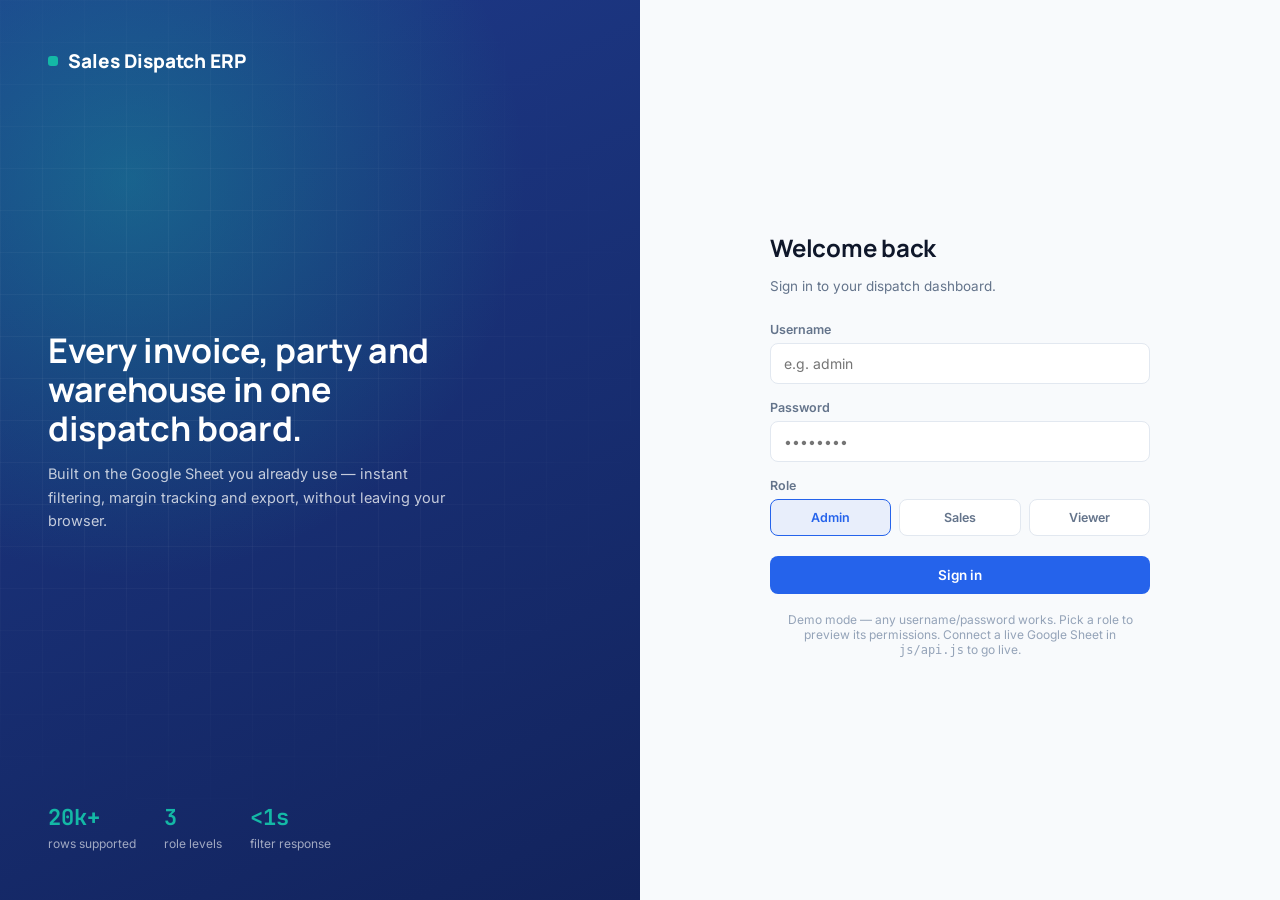
<file: Sales-ERP/index.html>
<!DOCTYPE html>
<html lang="en">
<head>
<meta charset="UTF-8" />
<meta name="viewport" content="width=device-width, initial-scale=1.0" />
<title>Login · Sales Dispatch Management ERP</title>
<link rel="stylesheet" href="css/style.css" />
</head>
<body>

<div class="login-shell">
  <div class="login-visual">
    <div class="brand"><span class="dot"></span> Sales Dispatch ERP</div>
    <div class="pitch">
      <h1>Every invoice, party and warehouse in one dispatch board.</h1>
      <p>Built on the Google Sheet you already use — instant filtering, margin tracking and export, without leaving your browser.</p>
    </div>
    <div class="stat-row">
      <div><b>20k+</b><span>rows supported</span></div>
      <div><b>3</b><span>role levels</span></div>
      <div><b>&lt;1s</b><span>filter response</span></div>
    </div>
  </div>

  <div class="login-form-wrap">
    <div class="login-card">
      <h2>Welcome back</h2>
      <p class="sub">Sign in to your dispatch dashboard.</p>

      <form id="loginForm">
        <div class="field">
          <label for="username">Username</label>
          <input id="username" type="text" placeholder="e.g. admin" autocomplete="username" required />
        </div>
        <div class="field">
          <label for="password">Password</label>
          <input id="password" type="password" placeholder="••••••••" autocomplete="current-password" required />
        </div>

        <label style="display:block;font-size:12.5px;font-weight:600;color:var(--text-mute);margin-bottom:6px;">Role</label>
        <div class="role-select" id="roleSelect">
          <div class="role-opt active" data-role="Admin">Admin</div>
          <div class="role-opt" data-role="Sales">Sales</div>
          <div class="role-opt" data-role="Viewer">Viewer</div>
        </div>

        <button type="submit" class="btn btn-primary">Sign in</button>
      </form>

      <p class="login-demo-note">Demo mode — any username/password works. Pick a role to preview its permissions. Connect a live Google Sheet in <code>js/api.js</code> to go live.</p>
    </div>
  </div>
</div>

<script type="module">
  import { login } from './js/auth.js';
  import { toast } from './js/utils.js';

  let selectedRole = 'Admin';
  document.querySelectorAll('.role-opt').forEach((opt) => {
    opt.addEventListener('click', () => {
      document.querySelectorAll('.role-opt').forEach((o) => o.classList.remove('active'));
      opt.classList.add('active');
      selectedRole = opt.dataset.role;
    });
  });

  document.getElementById('loginForm').addEventListener('submit', (e) => {
    e.preventDefault();
    const username = document.getElementById('username').value.trim();
    if (!username) return;
    login(username, selectedRole);
    toast(`Welcome, ${username} (${selectedRole})`, 'success');
    setTimeout(() => { window.location.href = 'dashboard.html'; }, 300);
  });
</script>
</body>
</html>
</file>
<file: Sales-ERP/css/style.css>
/* ============================================================
   Sales Dispatch Management ERP — Design System
   Primary #1E3A8A · Secondary #2563EB · Accent #14B8A6
   ============================================================ */

@import url('https://fonts.googleapis.com/css2?family=Manrope:wght@500;600;700;800&family=Inter:wght@400;500;600;700&family=JetBrains+Mono:wght@500&display=swap');

:root {
  --primary: #1E3A8A;
  --primary-light: #2c4fa8;
  --secondary: #2563EB;
  --accent: #14B8A6;
  --accent-dark: #0d9488;

  --bg: #F8FAFC;
  --bg-alt: #EEF2F7;
  --card: #FFFFFF;
  --border: #E2E8F0;
  --text: #0F172A;
  --text-mute: #64748B;
  --text-faint: #94A3B8;

  --success: #16A34A;
  --warning: #D97706;
  --danger: #DC2626;
  --info: var(--secondary);

  --radius-sm: 8px;
  --radius: 14px;
  --radius-lg: 20px;

  --shadow-sm: 0 1px 2px rgba(15, 23, 42, .06);
  --shadow: 0 4px 16px rgba(15, 23, 42, .07);
  --shadow-lg: 0 12px 32px rgba(15, 23, 42, .12);

  --font-display: 'Manrope', 'Inter', sans-serif;
  --font-body: 'Inter', sans-serif;
  --font-mono: 'JetBrains Mono', monospace;

  --sidebar-w: 248px;
  --sidebar-w-collapsed: 76px;
  --header-h: 68px;
  --transition: 180ms cubic-bezier(.4,0,.2,1);
}

.dark {
  --bg: #0B1220;
  --bg-alt: #0F172A;
  --card: #131C2E;
  --border: #223047;
  --text: #E8EEF7;
  --text-mute: #94A3B8;
  --text-faint: #64748B;
  --shadow-sm: 0 1px 2px rgba(0,0,0,.3);
  --shadow: 0 4px 20px rgba(0,0,0,.35);
  --shadow-lg: 0 16px 40px rgba(0,0,0,.5);
}

* { box-sizing: border-box; }
html { -webkit-font-smoothing: antialiased; }
body {
  margin: 0;
  font-family: var(--font-body);
  background: var(--bg);
  color: var(--text);
  transition: background var(--transition), color var(--transition);
}
h1,h2,h3,h4 { font-family: var(--font-display); margin: 0; letter-spacing: -.01em; }
a { color: inherit; text-decoration: none; }
button { font-family: inherit; cursor: pointer; }
input, select, textarea { font-family: inherit; }
::selection { background: var(--accent); color: #fff; }

/* ---------- Scrollbars ---------- */
::-webkit-scrollbar { width: 10px; height: 10px; }
::-webkit-scrollbar-thumb { background: var(--border); border-radius: 10px; }
::-webkit-scrollbar-thumb:hover { background: var(--text-faint); }

/* ---------- Loader / skeleton ---------- */
.skeleton {
  background: linear-gradient(90deg, var(--bg-alt) 25%, var(--border) 37%, var(--bg-alt) 63%);
  background-size: 400% 100%;
  animation: skeleton-loading 1.4s ease infinite;
  border-radius: var(--radius-sm);
}
@keyframes skeleton-loading { 0% { background-position: 100% 50%; } 100% { background-position: 0 50%; } }

.page-loader {
  position: fixed; inset: 0; background: var(--bg);
  display: flex; align-items: center; justify-content: center; z-index: 9999;
  flex-direction: column; gap: 14px;
}
.spinner {
  width: 38px; height: 38px; border-radius: 50%;
  border: 3px solid var(--border); border-top-color: var(--secondary);
  animation: spin .8s linear infinite;
}
@keyframes spin { to { transform: rotate(360deg); } }
.page-loader span { color: var(--text-mute); font-size: 13px; }

/* ============================================================
   LOGIN
   ============================================================ */
.login-shell {
  min-height: 100vh;
  display: grid;
  grid-template-columns: 1fr 1fr;
  background: var(--bg);
}
@media (max-width: 860px) { .login-shell { grid-template-columns: 1fr; } .login-visual { display: none; } }

.login-visual {
  background:
    radial-gradient(circle at 20% 20%, rgba(20,184,166,.35), transparent 45%),
    linear-gradient(155deg, var(--primary) 0%, #12235c 100%);
  position: relative;
  display: flex; flex-direction: column; justify-content: space-between;
  padding: 48px;
  color: #fff;
  overflow: hidden;
}
.login-visual::before {
  content: "";
  position: absolute; inset: 0;
  background-image:
    linear-gradient(rgba(255,255,255,.06) 1px, transparent 1px),
    linear-gradient(90deg, rgba(255,255,255,.06) 1px, transparent 1px);
  background-size: 42px 42px;
  mask-image: radial-gradient(circle at 30% 40%, black, transparent 70%);
}
.login-visual .brand { display: flex; align-items: center; gap: 10px; font-family: var(--font-display); font-weight: 800; font-size: 19px; z-index: 1; }
.login-visual .brand .dot { width: 10px; height: 10px; border-radius: 3px; background: var(--accent); }
.login-visual .pitch { z-index: 1; max-width: 420px; }
.login-visual .pitch h1 { font-size: 34px; line-height: 1.15; margin-bottom: 14px; }
.login-visual .pitch p { color: rgba(255,255,255,.75); font-size: 14.5px; line-height: 1.6; }
.login-visual .stat-row { display: flex; gap: 28px; z-index: 1; }
.login-visual .stat-row div b { display: block; font-size: 22px; font-family: var(--font-mono); color: var(--accent); }
.login-visual .stat-row div span { font-size: 12px; color: rgba(255,255,255,.6); }

.login-form-wrap { display: flex; align-items: center; justify-content: center; padding: 32px; }
.login-card { width: 100%; max-width: 380px; }
.login-card h2 { font-size: 24px; margin-bottom: 6px; }
.login-card .sub { color: var(--text-mute); font-size: 13.5px; margin-bottom: 28px; }

.field { margin-bottom: 16px; }
.field label { display: block; font-size: 12.5px; font-weight: 600; color: var(--text-mute); margin-bottom: 6px; }
.field input, .field select {
  width: 100%; padding: 11px 13px; border-radius: var(--radius-sm);
  border: 1.5px solid var(--border); background: var(--card); color: var(--text);
  font-size: 14px; transition: border-color var(--transition), box-shadow var(--transition);
}
.field input:focus, .field select:focus { outline: none; border-color: var(--secondary); box-shadow: 0 0 0 3px rgba(37,99,235,.15); }

.role-select { display: grid; grid-template-columns: repeat(3,1fr); gap: 8px; margin-bottom: 20px; }
.role-opt {
  border: 1.5px solid var(--border); border-radius: var(--radius-sm); padding: 10px 6px;
  text-align: center; font-size: 12.5px; font-weight: 600; color: var(--text-mute);
  background: var(--card); transition: var(--transition);
}
.role-opt.active { border-color: var(--secondary); background: rgba(37,99,235,.08); color: var(--secondary); }

.btn {
  display: inline-flex; align-items: center; justify-content: center; gap: 8px;
  padding: 11px 18px; border-radius: var(--radius-sm); border: none;
  font-weight: 600; font-size: 13.5px; transition: var(--transition);
}
.btn-primary { background: var(--secondary); color: #fff; width: 100%; }
.btn-primary:hover { background: var(--primary); }
.btn-ghost { background: transparent; color: var(--text-mute); border: 1.5px solid var(--border); }
.btn-ghost:hover { border-color: var(--secondary); color: var(--secondary); }
.btn-accent { background: var(--accent); color: #fff; }
.btn-accent:hover { background: var(--accent-dark); }
.btn-danger { background: rgba(220,38,38,.1); color: var(--danger); }
.btn-danger:hover { background: var(--danger); color: #fff; }
.btn-sm { padding: 7px 12px; font-size: 12.5px; }
.btn-icon { width: 34px; height: 34px; padding: 0; border-radius: var(--radius-sm); background: var(--bg-alt); color: var(--text-mute); border: 1px solid var(--border); }
.btn-icon:hover { color: var(--secondary); border-color: var(--secondary); }

.login-demo-note { margin-top: 18px; font-size: 12px; color: var(--text-faint); text-align: center; }

/* ============================================================
   APP SHELL
   ============================================================ */
.app-shell { display: flex; min-height: 100vh; }

.sidebar {
  width: var(--sidebar-w); background: var(--primary); color: #fff;
  display: flex; flex-direction: column; flex-shrink: 0;
  position: sticky; top: 0; height: 100vh; transition: width var(--transition);
  z-index: 50;
}
.sidebar.collapsed { width: var(--sidebar-w-collapsed); }
.sidebar .brand { display: flex; align-items: center; gap: 10px; padding: 20px; font-family: var(--font-display); font-weight: 800; font-size: 16px; white-space: nowrap; overflow: hidden; }
.sidebar .brand .dot { width: 10px; height: 10px; border-radius: 3px; background: var(--accent); flex-shrink: 0; }
.sidebar nav { flex: 1; overflow-y: auto; padding: 8px 12px; }
.nav-item {
  display: flex; align-items: center; gap: 12px; padding: 10px 12px; border-radius: var(--radius-sm);
  color: rgba(255,255,255,.65); font-size: 13.5px; font-weight: 500; margin-bottom: 2px;
  white-space: nowrap; overflow: hidden; transition: var(--transition);
}
.nav-item svg { width: 18px; height: 18px; flex-shrink: 0; }
.nav-item:hover { background: rgba(255,255,255,.08); color: #fff; }
.nav-item.active { background: rgba(20,184,166,.18); color: #fff; }
.nav-item.active svg { color: var(--accent); }
.sidebar.collapsed .nav-item span, .sidebar.collapsed .brand span { display: none; }
.nav-divider { height: 1px; background: rgba(255,255,255,.1); margin: 10px 4px; }
.sidebar-foot { padding: 14px; border-top: 1px solid rgba(255,255,255,.1); }

.main { flex: 1; min-width: 0; display: flex; flex-direction: column; }

.topbar {
  height: var(--header-h); display: flex; align-items: center; justify-content: space-between;
  padding: 0 24px; background: var(--card); border-bottom: 1px solid var(--border);
  position: sticky; top: 0; z-index: 40;
}
.topbar-left { display: flex; align-items: center; gap: 16px; }
.topbar-left h1 { font-size: 18px; }
.topbar-right { display: flex; align-items: center; gap: 10px; }
.search-mini {
  display: flex; align-items: center; gap: 8px; background: var(--bg-alt); border: 1px solid var(--border);
  border-radius: 999px; padding: 8px 14px; width: 260px; color: var(--text-mute); font-size: 13px;
}
.search-mini input { border: none; background: transparent; outline: none; color: var(--text); width: 100%; font-size: 13px; }
.avatar { width: 34px; height: 34px; border-radius: 50%; background: var(--secondary); color: #fff; display: flex; align-items: center; justify-content: center; font-weight: 700; font-size: 13px; }

.content { padding: 24px; flex: 1; }

/* ---------- Toasts ---------- */
.toast-stack { position: fixed; bottom: 22px; right: 22px; display: flex; flex-direction: column; gap: 10px; z-index: 9999; }
.toast {
  background: var(--card); border: 1px solid var(--border); border-left: 4px solid var(--secondary);
  border-radius: var(--radius-sm); padding: 12px 16px; box-shadow: var(--shadow-lg);
  font-size: 13.5px; min-width: 240px; display: flex; align-items: center; gap: 10px;
  animation: toast-in .25s ease;
}
.toast.success { border-left-color: var(--success); }
.toast.error { border-left-color: var(--danger); }
.toast.warning { border-left-color: var(--warning); }
@keyframes toast-in { from { transform: translateX(30px); opacity: 0; } to { transform: translateX(0); opacity: 1; } }

/* ---------- Cards / KPI ---------- */
.kpi-grid { display: grid; grid-template-columns: repeat(auto-fit, minmax(180px,1fr)); gap: 16px; margin-bottom: 22px; }
.kpi-card {
  background: var(--card); border: 1px solid var(--border); border-radius: var(--radius);
  padding: 18px; box-shadow: var(--shadow-sm); transition: var(--transition);
}
.kpi-card:hover { box-shadow: var(--shadow); transform: translateY(-2px); }
.kpi-card .kpi-top { display: flex; justify-content: space-between; align-items: flex-start; margin-bottom: 10px; }
.kpi-card .kpi-icon { width: 34px; height: 34px; border-radius: 9px; display: flex; align-items: center; justify-content: center; }
.kpi-card .kpi-label { font-size: 12px; color: var(--text-mute); font-weight: 600; text-transform: uppercase; letter-spacing: .03em; }
.kpi-card .kpi-value { font-family: var(--font-display); font-size: 24px; font-weight: 800; margin-top: 2px; }
.kpi-card .kpi-delta { font-size: 11.5px; margin-top: 6px; font-weight: 600; }
.kpi-delta.up { color: var(--success); } .kpi-delta.down { color: var(--danger); }

.card { background: var(--card); border: 1px solid var(--border); border-radius: var(--radius); box-shadow: var(--shadow-sm); }
.card-head { display: flex; align-items: center; justify-content: space-between; padding: 16px 18px; border-bottom: 1px solid var(--border); }
.card-head h3 { font-size: 14.5px; }
.card-body { padding: 18px; }

.charts-grid { display: grid; grid-template-columns: repeat(2, 1fr); gap: 16px; margin-bottom: 22px; }
@media (max-width: 980px) { .charts-grid { grid-template-columns: 1fr; } }

/* ============================================================
   TABLE
   ============================================================ */
.filter-bar { background: var(--card); border: 1px solid var(--border); border-radius: var(--radius); padding: 16px 18px; margin-bottom: 16px; }
.filter-grid { display: grid; grid-template-columns: repeat(auto-fill, minmax(160px,1fr)); gap: 10px; margin-bottom: 12px; }
.filter-grid .field { margin-bottom: 0; }
.filter-grid label { font-size: 11px; }
.filter-actions { display: flex; justify-content: space-between; align-items: center; flex-wrap: wrap; gap: 10px; }
.filter-actions .left { display: flex; gap: 8px; }
.filter-actions .right { display: flex; gap: 8px; }

.table-toolbar { display: flex; justify-content: space-between; align-items: center; margin-bottom: 12px; flex-wrap: wrap; gap: 10px; }

.table-wrap { background: var(--card); border: 1px solid var(--border); border-radius: var(--radius); overflow: auto; max-height: 68vh; box-shadow: var(--shadow-sm); }
table.data-table { border-collapse: separate; border-spacing: 0; width: 100%; font-size: 13px; white-space: nowrap; }
table.data-table thead th {
  position: sticky; top: 0; background: var(--bg-alt); color: var(--text-mute);
  font-size: 11px; text-transform: uppercase; letter-spacing: .03em; font-weight: 700;
  padding: 11px 14px; border-bottom: 1px solid var(--border); text-align: left; cursor: pointer;
  z-index: 5; user-select: none;
}
table.data-table thead th:hover { color: var(--secondary); }
table.data-table thead th.sorted::after { content: ' ▾'; color: var(--secondary); }
table.data-table thead th.sorted.asc::after { content: ' ▴'; }
table.data-table th:first-child, table.data-table td:first-child {
  position: sticky; left: 0; background: var(--card); z-index: 3; box-shadow: 2px 0 4px rgba(0,0,0,.04);
}
table.data-table thead th:first-child { background: var(--bg-alt); z-index: 6; }
table.data-table tbody td { padding: 10px 14px; border-bottom: 1px solid var(--border); color: var(--text); }
table.data-table tbody tr { transition: background var(--transition); }
table.data-table tbody tr:hover td { background: var(--bg-alt); }
table.data-table tbody tr:hover td:first-child { background: var(--bg-alt); }

.badge { display: inline-flex; align-items: center; padding: 3px 10px; border-radius: 999px; font-size: 11px; font-weight: 700; }
.badge.status-Delivered { background: rgba(22,163,74,.12); color: var(--success); }
.badge.status-Pending { background: rgba(217,119,6,.12); color: var(--warning); }
.badge.status-Dispatched { background: rgba(37,99,235,.12); color: var(--secondary); }
.badge.status-Cancelled { background: rgba(220,38,38,.12); color: var(--danger); }
.margin-pos { color: var(--success); font-weight: 600; }
.margin-neg { color: var(--danger); font-weight: 600; }

.row-actions { display: flex; gap: 6px; }

.pagination { display: flex; align-items: center; justify-content: space-between; padding: 14px 4px; font-size: 13px; color: var(--text-mute); }
.pagination .pages { display: flex; gap: 4px; }
.pagination button { border: 1px solid var(--border); background: var(--card); border-radius: 8px; padding: 6px 11px; color: var(--text-mute); font-size: 12.5px; }
.pagination button.active { background: var(--secondary); color: #fff; border-color: var(--secondary); }
.pagination button:disabled { opacity: .4; cursor: not-allowed; }

/* ---------- Modal ---------- */
.modal-backdrop { position: fixed; inset: 0; background: rgba(15,23,42,.5); backdrop-filter: blur(2px); display: flex; align-items: center; justify-content: center; z-index: 1000; padding: 20px; }
.modal { background: var(--card); border-radius: var(--radius-lg); width: 100%; max-width: 640px; max-height: 88vh; overflow-y: auto; box-shadow: var(--shadow-lg); animation: modal-in .2s ease; }
@keyframes modal-in { from { opacity:0; transform: translateY(10px) scale(.98);} to {opacity:1; transform: translateY(0) scale(1);} }
.modal-head { display: flex; justify-content: space-between; align-items: center; padding: 18px 22px; border-bottom: 1px solid var(--border); }
.modal-head h3 { font-size: 16px; }
.modal-body { padding: 22px; }
.modal-foot { display: flex; justify-content: flex-end; gap: 10px; padding: 16px 22px; border-top: 1px solid var(--border); }
.form-grid { display: grid; grid-template-columns: 1fr 1fr; gap: 14px 16px; }
.form-grid .field.full { grid-column: 1 / -1; }
@media (max-width: 560px) { .form-grid { grid-template-columns: 1fr; } }
.hint { font-size: 11.5px; color: var(--text-faint); margin-top: 4px; }
.error-text { font-size: 11.5px; color: var(--danger); margin-top: 4px; }
.field.invalid input { border-color: var(--danger); }

/* utility */
.flex { display: flex; } .items-center { align-items: center; } .gap-2 { gap: 8px; } .gap-3 { gap: 12px; }
.text-mute { color: var(--text-mute); } .mt-0 { margin-top: 0; }
.hidden { display: none !important; }
.chip { background: var(--bg-alt); border: 1px solid var(--border); border-radius: 999px; padding: 4px 10px; font-size: 11.5px; color: var(--text-mute); display: inline-flex; align-items: center; gap: 6px; }
.chip button { border: none; background: none; color: var(--text-faint); font-size: 13px; line-height: 1; }

/* responsive shell */
@media (max-width: 880px) {
  .sidebar { position: fixed; left: -100%; height: 100vh; box-shadow: var(--shadow-lg); }
  .sidebar.mobile-open { left: 0; }
  .search-mini { display: none; }
  .content { padding: 16px; }
  .charts-grid { grid-template-columns: 1fr; }
}
</file>
